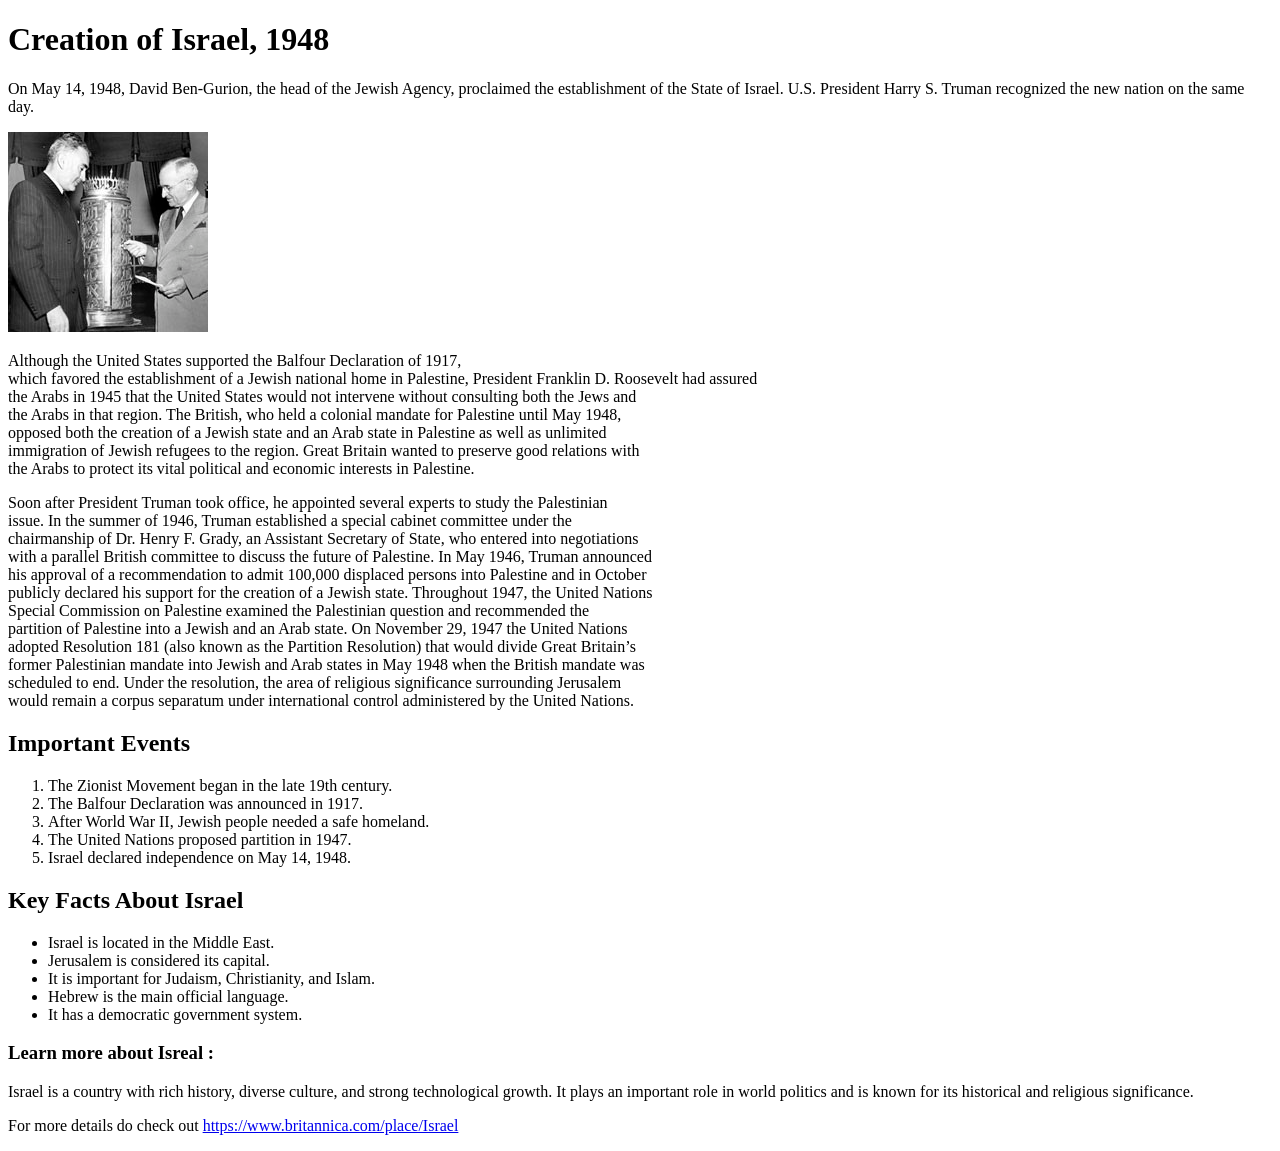
<file: index.html>
<!DOCTYPE html>
<html lang="en">
<head>
    <title>
        History of Isreal
    </title>
    <meta charset="UTF-8">
    <meta name="viewport" content="width=device-width, initial-scale=1.0">
    <title>Document</title>
</head>
<body>
    <h1>
        Creation of Israel, 1948
    </h1>
    <p>On May 14, 1948, David Ben-Gurion, the head of the Jewish Agency, proclaimed the establishment of the State of Israel. U.S. President Harry S. Truman recognized the new nation on the same day.</p>
    <img src="task 1.jpg" alt ="My Image">
    <p>Although the United States supported the Balfour Declaration of 1917, <br>which favored the establishment of a Jewish national home in Palestine, President Franklin D. Roosevelt had assured<br> the Arabs in 1945 that the United States would not intervene without consulting both the Jews and <br>the Arabs in that region. The British, who held a colonial mandate for Palestine until May 1948,<br> opposed both the creation of a Jewish state and an Arab state in Palestine as well as unlimited <br>immigration of Jewish refugees to the region. Great Britain wanted to preserve good relations with<br> the Arabs to protect its vital political and economic interests in Palestine.</p>
    <p>Soon after President Truman took office, he appointed several experts to study the Palestinian<br> issue. In the summer of 1946, Truman established a special cabinet committee under the <br>chairmanship of Dr. Henry F. Grady, an Assistant Secretary of State, who entered into negotiations<br> with a parallel British committee to discuss the future of Palestine. In May 1946, Truman announced<br> his approval of a recommendation to admit 100,000 displaced persons into Palestine and in October <br>publicly declared his support for the creation of a Jewish state. Throughout 1947, the United Nations<br> Special Commission on Palestine examined the Palestinian question and recommended the<br> partition of Palestine into a Jewish and an Arab state. On November 29, 1947 the United Nations<br> adopted Resolution 181 (also known as the Partition Resolution) that would divide Great Britain’s<br> former Palestinian mandate into Jewish and Arab states in May 1948 when the British mandate was<br> scheduled to end. Under the resolution, the area of religious significance surrounding Jerusalem <br>would remain a corpus separatum under international control administered by the United Nations.</p>
     <h2>
        Important Events
     </h2>
     <ol>
        <li>The Zionist Movement began in the late 19th century.</li>
        <li>The Balfour Declaration was announced in 1917.</li>
        <li>After World War II, Jewish people needed a safe homeland.</li>
        <li>The United Nations proposed partition in 1947.</li>
        <li>Israel declared independence on May 14, 1948.</li>
     </ol>

     <h2>Key Facts About Israel</h2>
     <ul>
       <li>Israel is located in the Middle East.</li>
       <li>Jerusalem is considered its capital.</li>
       <li>It is important for Judaism, Christianity, and Islam.</li>
       <li>Hebrew is the main official language.</li>
       <li>It has a democratic government system.</li>
    </ul>
     <h3>Learn more about Isreal : </h3>
     <p>Israel is a country with rich history, diverse culture, and strong technological growth. It plays an important role in world politics and is known for its historical and religious significance.</p> 
    <p>For more details do check out  <a href ="https://www.britannica.com/place/Israel"> https://www.britannica.com/place/Israel </a>
    </p> </a>
    </p>
     


</body>
</html>
</file>
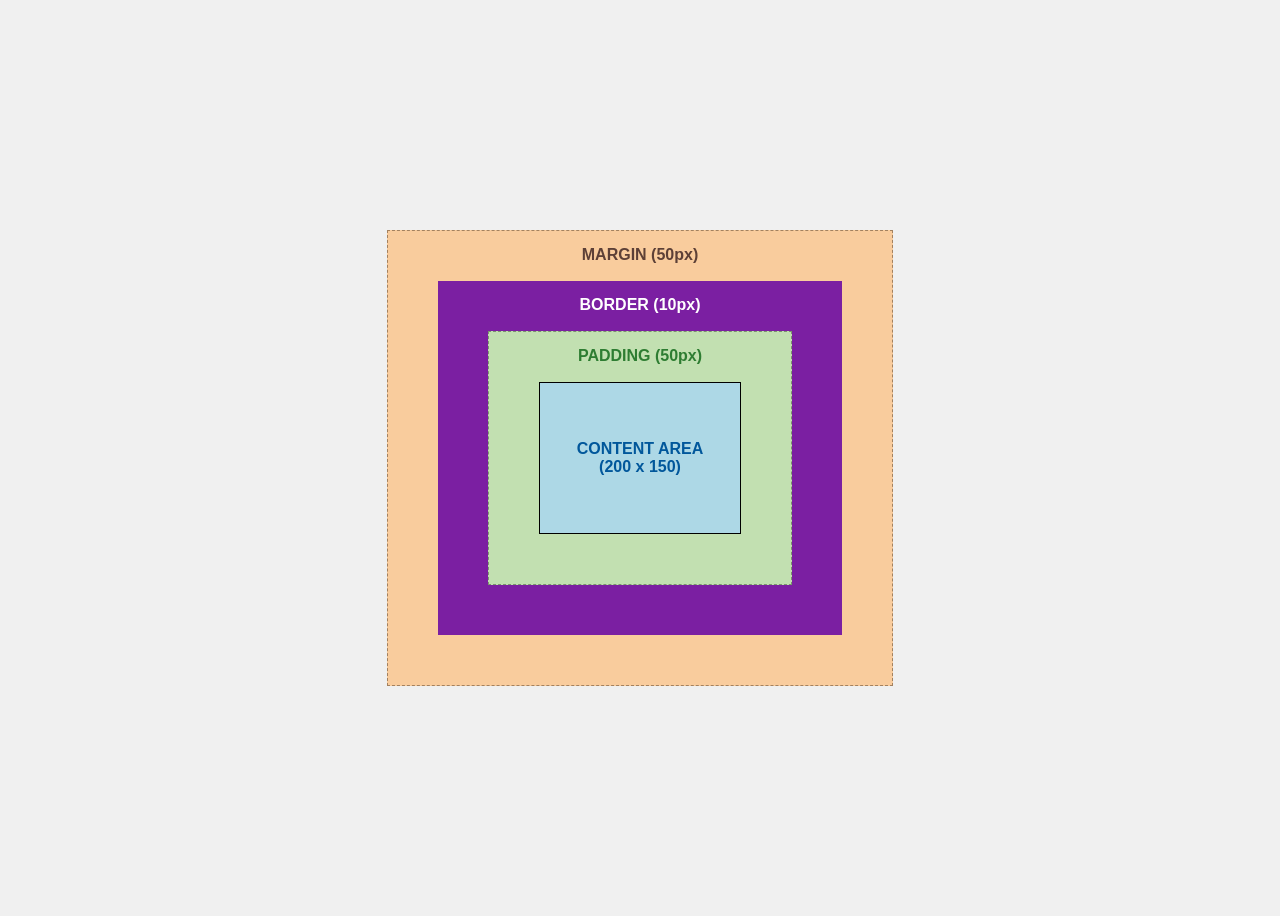
<file: box.html>
<!DOCTYPE html>
<html lang="en">
<head>
    <meta charset="UTF-8">
    <meta name="viewport" content="width=device-width, initial-scale=1.0">
    <title>Box -Model-Demonstrate</title>
    <link rel="stylesheet" href="box.css">
</head>
<body>
    
    <div class="margin-box">
        <div class="border-box">
            <div class="padding-box">
                <div class="content-box">
                    CONTENT AREA<br>(200 x 150)
                </div>
            </div>
        </div>
    </div>
</body>
</html>
</file>
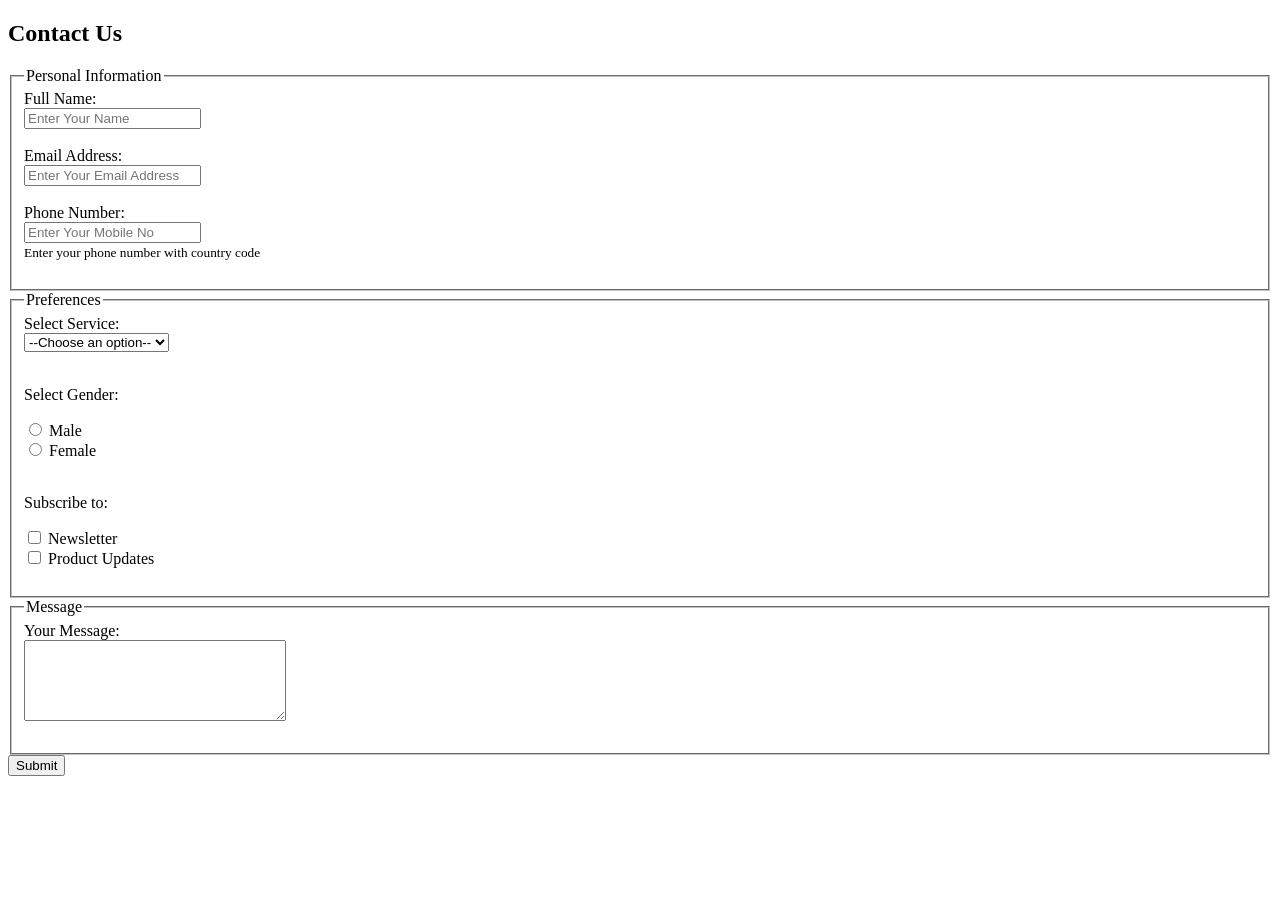
<file: day_2_t2.html>
<!DOCTYPE html>
<html lang="en">
<head>
  <meta charset="UTF-8">
  <title>Contact Form</title>
</head>
<body>

  <h2>Contact Us</h2>

  <form action="process.php" method="post" aria-labelledby="form-title">
    
    <fieldset>
      <legend id="form-title">Personal Information</legend>

      
      <label for="name">Full Name:</label><br>
      <input type="text" id="name" name="name"  placeholder ="Enter Your Name "required ><br><br>

      
      <label for="email">Email Address:</label><br>
      <input type="email" id="email" name="email" placeholder ="Enter Your Email Address" required ><br><br>

      
      <label for="phone">Phone Number:</label><br>
      <input type="tel" id="phone" name="phone" placeholder ="Enter Your Mobile No"required><br>
      <small id="phoneHelp">Enter your phone number with country code</small><br><br>

    </fieldset>

    <fieldset>
      <legend>Preferences</legend>

      
      <label for="service">Select Service:</label><br>
      <select id="service" name="service" required>
        <option value="">--Choose an option--</option>
        <option value="web">Web Development</option>
        <option value="design">UI/UX Design</option>
        <option value="seo">SEO</option>
        <option value="seo">App Development</option>
      </select><br><br>
    
      <p>Select Gender:</p>
      <input type="radio" id="male " name ="Gender"required>
      <label for="male" value="male">Male</label><br>

      <input type="radio" id="female" name="Gender" required>
      <label for="female" value ="female">Female</label><br><br>

      
      <p>Subscribe to:</p>
      <input type="checkbox" id="newsletter" name="subscribe" value="newsletter">
      <label for="newsletter">Newsletter</label><br>

      <input type="checkbox" id="updates" name="subscribe" value="updates">
      <label for="updates">Product Updates</label><br><br>

    </fieldset>

    <fieldset>
      <legend>Message</legend>

      
      <label for="message">Your Message:</label><br>
      <textarea id="message" name="message" rows="5" cols="30" required ></textarea><br><br>

    </fieldset>

    <button type="submit">Submit</button>

  </form>

</body>
</html>
</file>
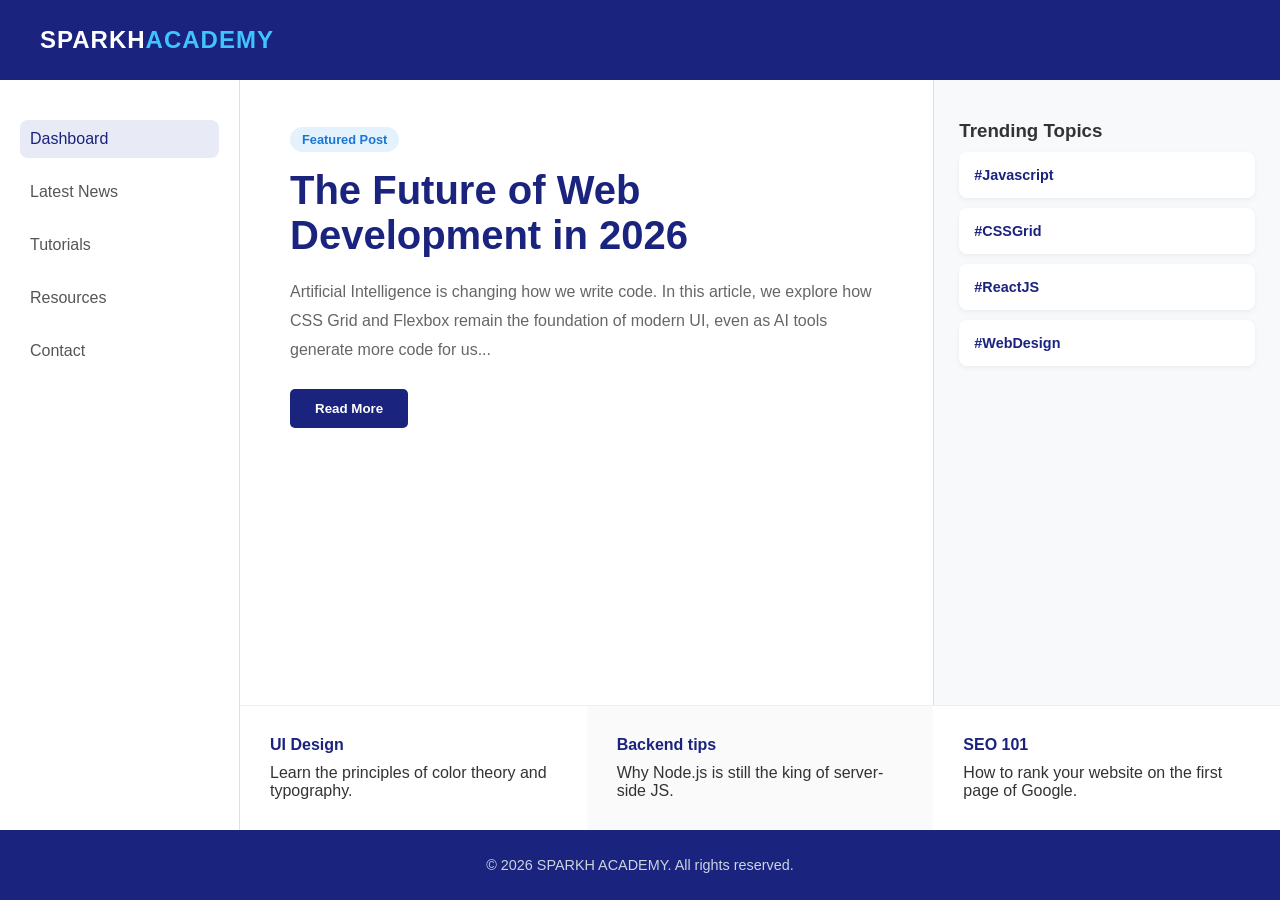
<file: Day_5 t3.html>
<!DOCTYPE html>
<html lang="en">
<head>
    <meta charset="UTF-8">
    <meta name="viewport" content="width=device-width, initial-scale=1.0">
    <title>Grid Template Areas</title>
    <link rel="stylesheet" href="Day_5 t3.css">
</head>
<body>

    <div class="page-layout">
        <header class="site-header">
            <div class="logo">SPARKH<span>ACADEMY</span></div>
        </header>

        <nav class="site-nav">
            <ul>
                <li><a href="#" class="active">Dashboard</a></li>
                <li><a href="#">Latest News</a></li>
                <li><a href="#">Tutorials</a></li>
                <li><a href="#">Resources</a></li>
                <li><a href="#">Contact</a></li>
            </ul>
        </nav>

        <main class="site-main">
            <span class="badge">Featured Post</span>
            <h2>The Future of Web Development in 2026</h2>
            <p>Artificial Intelligence is changing how we write code. In this article, we explore how CSS Grid and Flexbox remain the foundation of modern UI, even as AI tools generate more code for us...</p>
            <button class="btn">Read More</button>
        </main>

        <aside class="site-sidebar">
            <h3>Trending Topics</h3>
            <div class="trend-item">#Javascript</div>
            <div class="trend-item">#CSSGrid</div>
            <div class="trend-item">#ReactJS</div>
            <div class="trend-item">#WebDesign</div>
        </aside>

        <section class="col-one">
            <h4>UI Design</h4>
            <p>Learn the principles of color theory and typography.</p>
        </section>

        <section class="col-two">
            <h4>Backend tips</h4>
            <p>Why Node.js is still the king of server-side JS.</p>
        </section>

        <section class="col-three">
            <h4>SEO 101</h4>
            <p>How to rank your website on the first page of Google.</p>
        </section>

        <footer class="site-footer">
            <p>© 2026 SPARKH ACADEMY. All rights reserved.</p>
        </footer>
    </div>

</body>
</html>
</file>
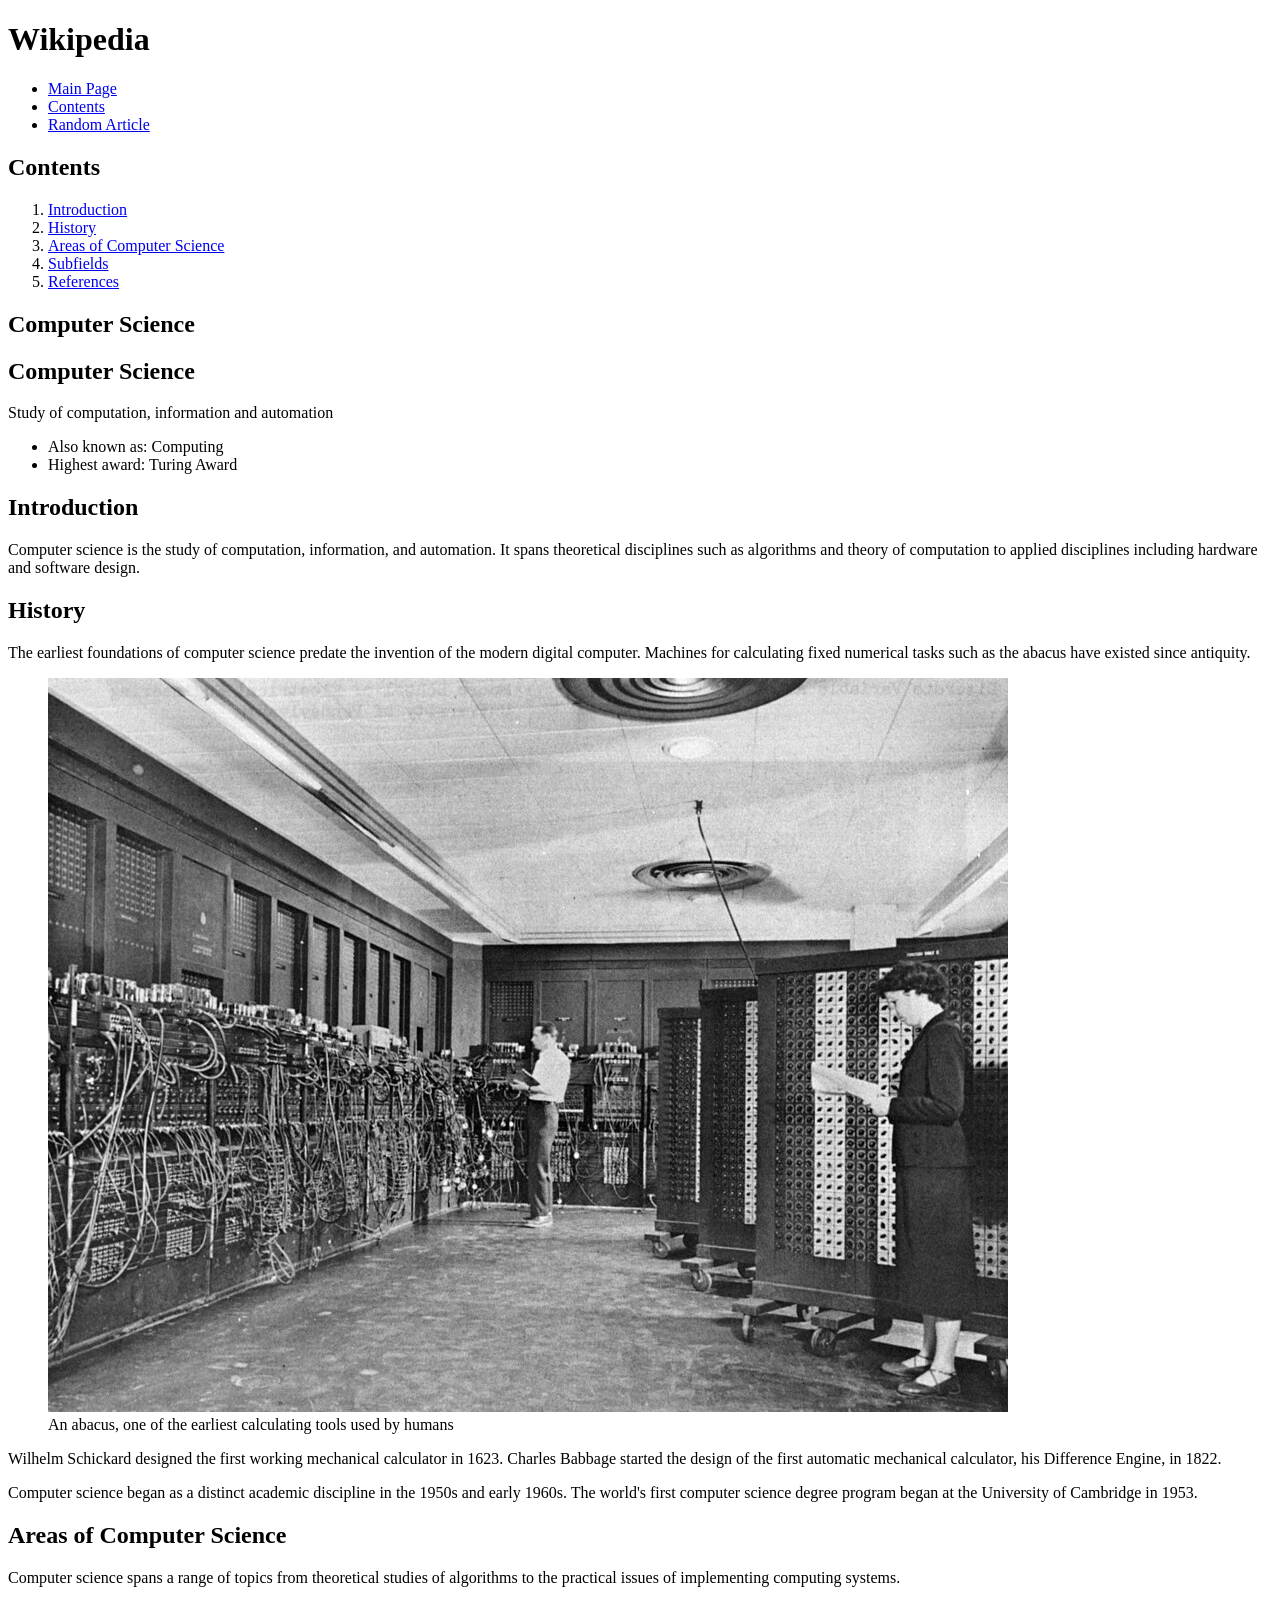
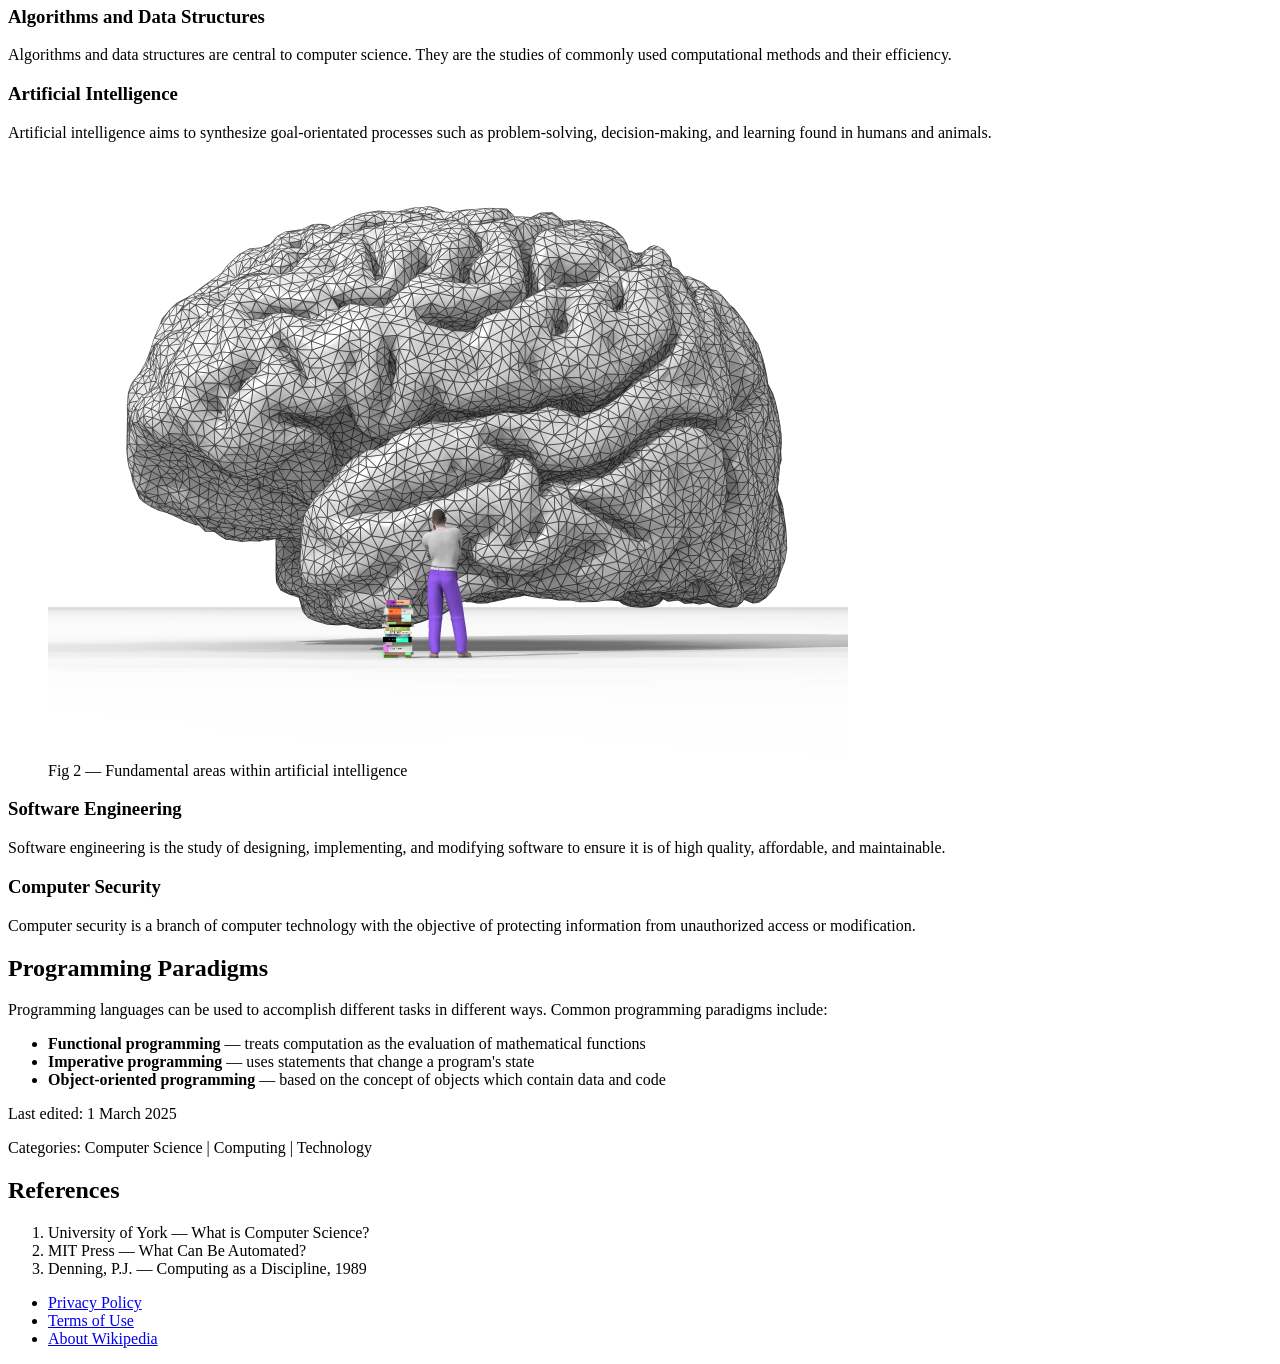
<file: wiki.html>
<!DOCTYPE html>
<html lang="en">

<head>
  <title>Computer Science - Wikipedia</title>
</head>

<body>

  <!-- Page top header -->
  <header>
    <h1>Wikipedia</h1>
    <nav aria-label="Site navigation">
      <ul>
        <li><a href="#">Main Page</a></li>
        <li><a href="#">Contents</a></li>
        <li><a href="#">Random Article</a></li>
      </ul>
    </nav>
  </header>

  <!-- Main content area -->
  <main>

    <!-- Table of contents - this is navigation -->
    <nav aria-label="Table of contents">
      <h2>Contents</h2>
      <ol>
        <li><a href="#introduction">Introduction</a></li>
        <li><a href="#history">History</a></li>
        <li><a href="#areas">Areas of Computer Science</a></li>
        <li><a href="#subfields">Subfields</a></li>
        <li><a href="#references">References</a></li>
      </ol>
    </nav>

    <!-- Full article -->
    <article>

      <!-- Article title -->
      <header>
        <h1>Computer Science</h1>
      </header>

      <!-- Right side infobox - related but not essential -->
      <aside aria-label="Quick information">
        <h2>Computer Science</h2>
        <p>Study of computation, information and automation</p>
        <ul>
          <li>Also known as: Computing</li>
          <li>Highest award: Turing Award</li>
        </ul>
      </aside>

      <!-- Introduction section -->
      <section id="introduction">
        <h2>Introduction</h2>
        <p>
          Computer science is the study of computation, information,
          and automation. It spans theoretical disciplines such as
          algorithms and theory of computation to applied disciplines
          including hardware and software design.
        </p>
      </section>

      <!-- History section -->
      <section id="history">
        <h2>History</h2>
        <p>
          The earliest foundations of computer science predate the
          invention of the modern digital computer. Machines for
          calculating fixed numerical tasks such as the abacus have
          existed since antiquity.
        </p>

        <!-- Image with caption inside history -->
        <figure>
          <img src="cs.jpg" 
               alt="An abacus used for calculations in ancient times">
          <figcaption>
            An abacus, one of the earliest calculating tools
            used by humans
          </figcaption>
        </figure>

        <p>
          Wilhelm Schickard designed the first working mechanical
          calculator in 1623. Charles Babbage started the design of
          the first automatic mechanical calculator, his Difference
          Engine, in 1822.
        </p>

        <!-- Key date using time tag -->
        <p>
          Computer science began as a distinct academic discipline in
          <time datetime="1950">the 1950s</time> and early
          <time datetime="1960">1960s</time>. The world's first
          computer science degree program began at the University
          of Cambridge in
          <time datetime="1953">1953</time>.
        </p>
      </section>

      <!-- Areas section -->
      <section id="areas">
        <h2>Areas of Computer Science</h2>
        <p>
          Computer science spans a range of topics from theoretical
          studies of algorithms to the practical issues of
          implementing computing systems.
        </p>

        <!-- Each subfield is its own sub-section -->
        <section id="algorithms">
          <h3>Algorithms and Data Structures</h3>
          <p>
            Algorithms and data structures are central to computer
            science. They are the studies of commonly used
            computational methods and their efficiency.
          </p>
        </section>

        <section id="ai">
          <h3>Artificial Intelligence</h3>
          <p>
            Artificial intelligence aims to synthesize
            goal-orientated processes such as problem-solving,
            decision-making, and learning found in humans and animals.
          </p>

          <figure>
            <img src="ai.png" 
                 alt="Diagram showing areas within artificial intelligence">
            <figcaption>
              Fig 2 — Fundamental areas within artificial intelligence
            </figcaption>
          </figure>
        </section>

        <section id="software-engineering">
          <h3>Software Engineering</h3>
          <p>
            Software engineering is the study of designing,
            implementing, and modifying software to ensure it is
            of high quality, affordable, and maintainable.
          </p>
        </section>

        <section id="security">
          <h3>Computer Security</h3>
          <p>
            Computer security is a branch of computer technology
            with the objective of protecting information from
            unauthorized access or modification.
          </p>
        </section>

      </section>

      <!-- Subfields section -->
      <section id="subfields">
        <h2>Programming Paradigms</h2>
        <p>
          Programming languages can be used to accomplish different
          tasks in different ways. Common programming paradigms include:
        </p>
        <ul>
          <li>
            <strong>Functional programming</strong> — treats
            computation as the evaluation of mathematical functions
          </li>
          <li>
            <strong>Imperative programming</strong> — uses statements
            that change a program's state
          </li>
          <li>
            <strong>Object-oriented programming</strong> — based on
            the concept of objects which contain data and code
          </li>
        </ul>
      </section>

      <!-- Article footer with categories and last edited info -->
      <footer>
        <p>
          Last edited: 
          <time datetime="2025-03-01">1 March 2025</time>
        </p>
        <p>Categories: Computer Science | Computing | Technology</p>
      </footer>

    </article>

  </main>

  <!-- Page footer -->
  <footer>
    <section id="references">
      <h2>References</h2>
      <ol>
        <li>University of York — What is Computer Science?</li>
        <li>MIT Press — What Can Be Automated?</li>
        <li>Denning, P.J. — Computing as a Discipline, 1989</li>
      </ol>
    </section>

    <nav aria-label="Footer navigation">
      <ul>
        <li><a href="#">Privacy Policy</a></li>
        <li><a href="#">Terms of Use</a></li>
        <li><a href="#">About Wikipedia</a></li>
      </ul>
    </nav>
  </footer>

</body>
</html>
</file>
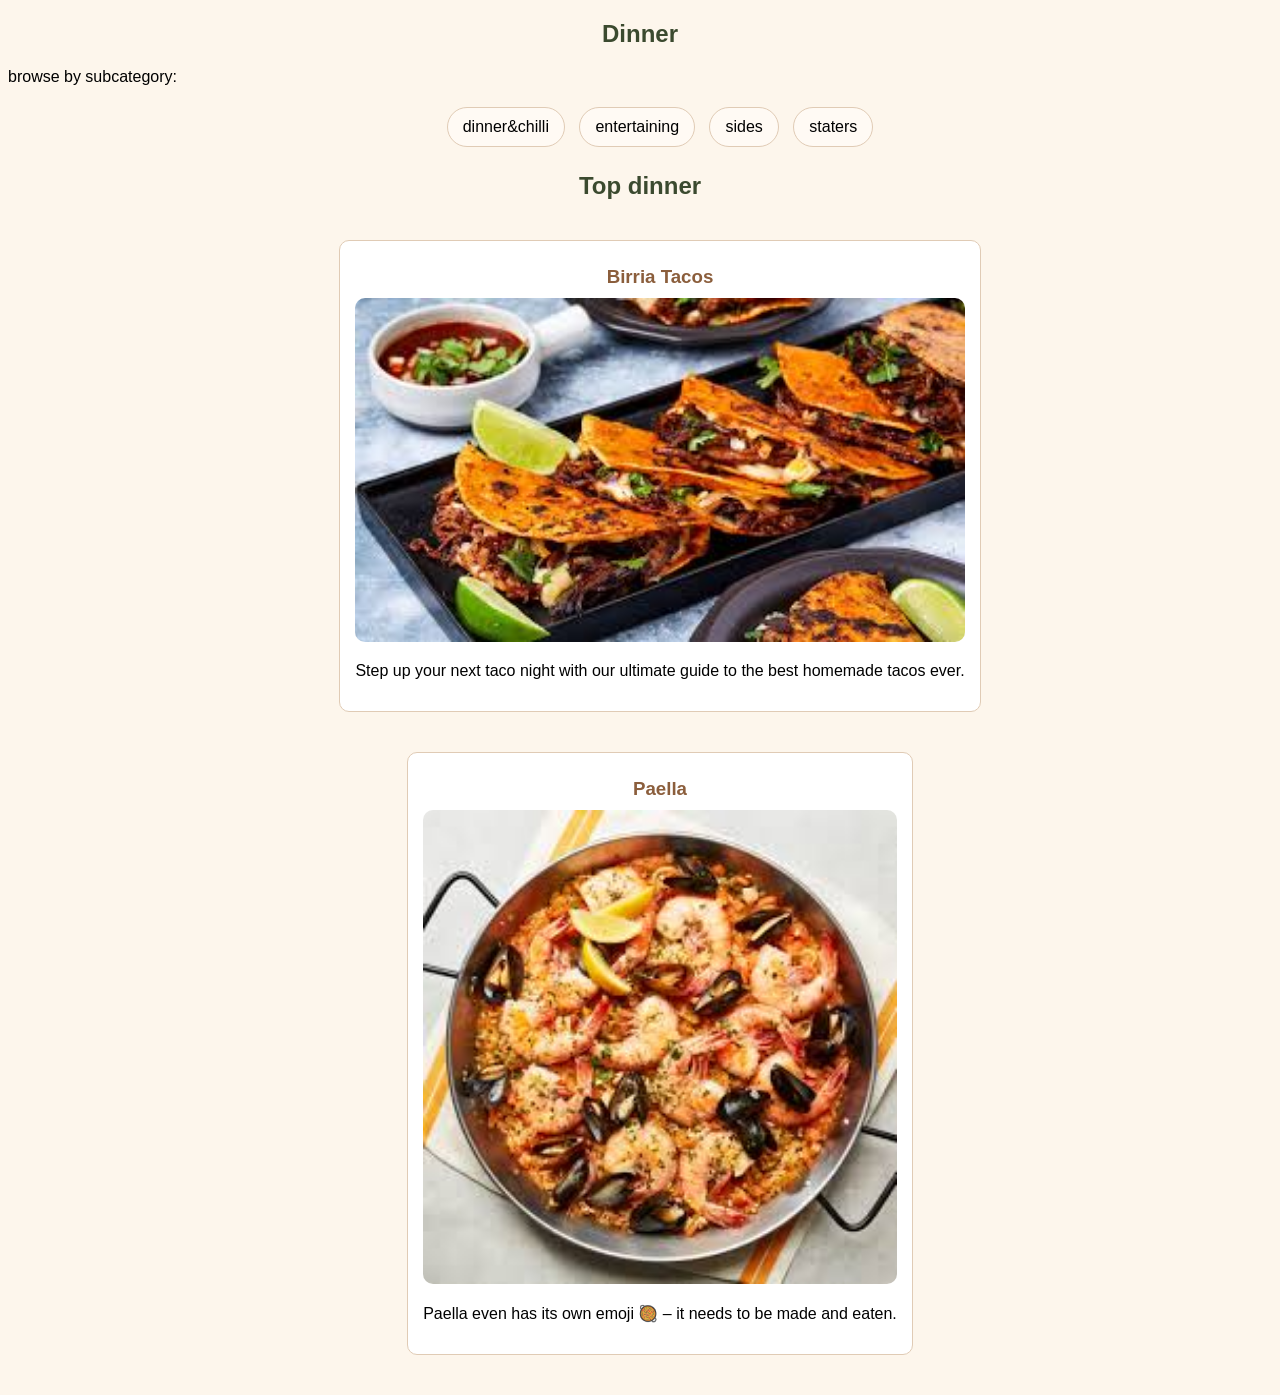
<file: Day 2/dinner.html>
<!DOCTYPE html>
<html lang="en">
<head>
    <meta charset="UTF-8">
    <meta name="viewport" content="width=device-width, initial-scale=1.0">
    <title>Document</title>
    <link rel="stylesheet" href="dinner.css">
</head>
<body>
    <h2>Dinner</h2>
    <p>browse by subcategory: </p>
    <ul>
        <li>dinner&chilli</li>
        <li>entertaining</li>
        <li>sides</li>
        <li>staters</li>
    </ul>
    <section>
        <h2>Top dinner</h2>
        <ul>
            <li>
                <h3>Birria Tacos </h3>
                <img src ="tacos.jpg" alt ="tacos">
                <p>Step up your next taco night with our ultimate guide to the best homemade tacos ever.</p>
            </li>
            <li>
                <h3> Paella</h3>
                <img src ="paella.jpg" alt ="paella">
                <p>Paella even has its own emoji 🥘 – it needs to be made and eaten.</p>
            </li>
        </ul>
    </section>

</body>
</html>
</file>
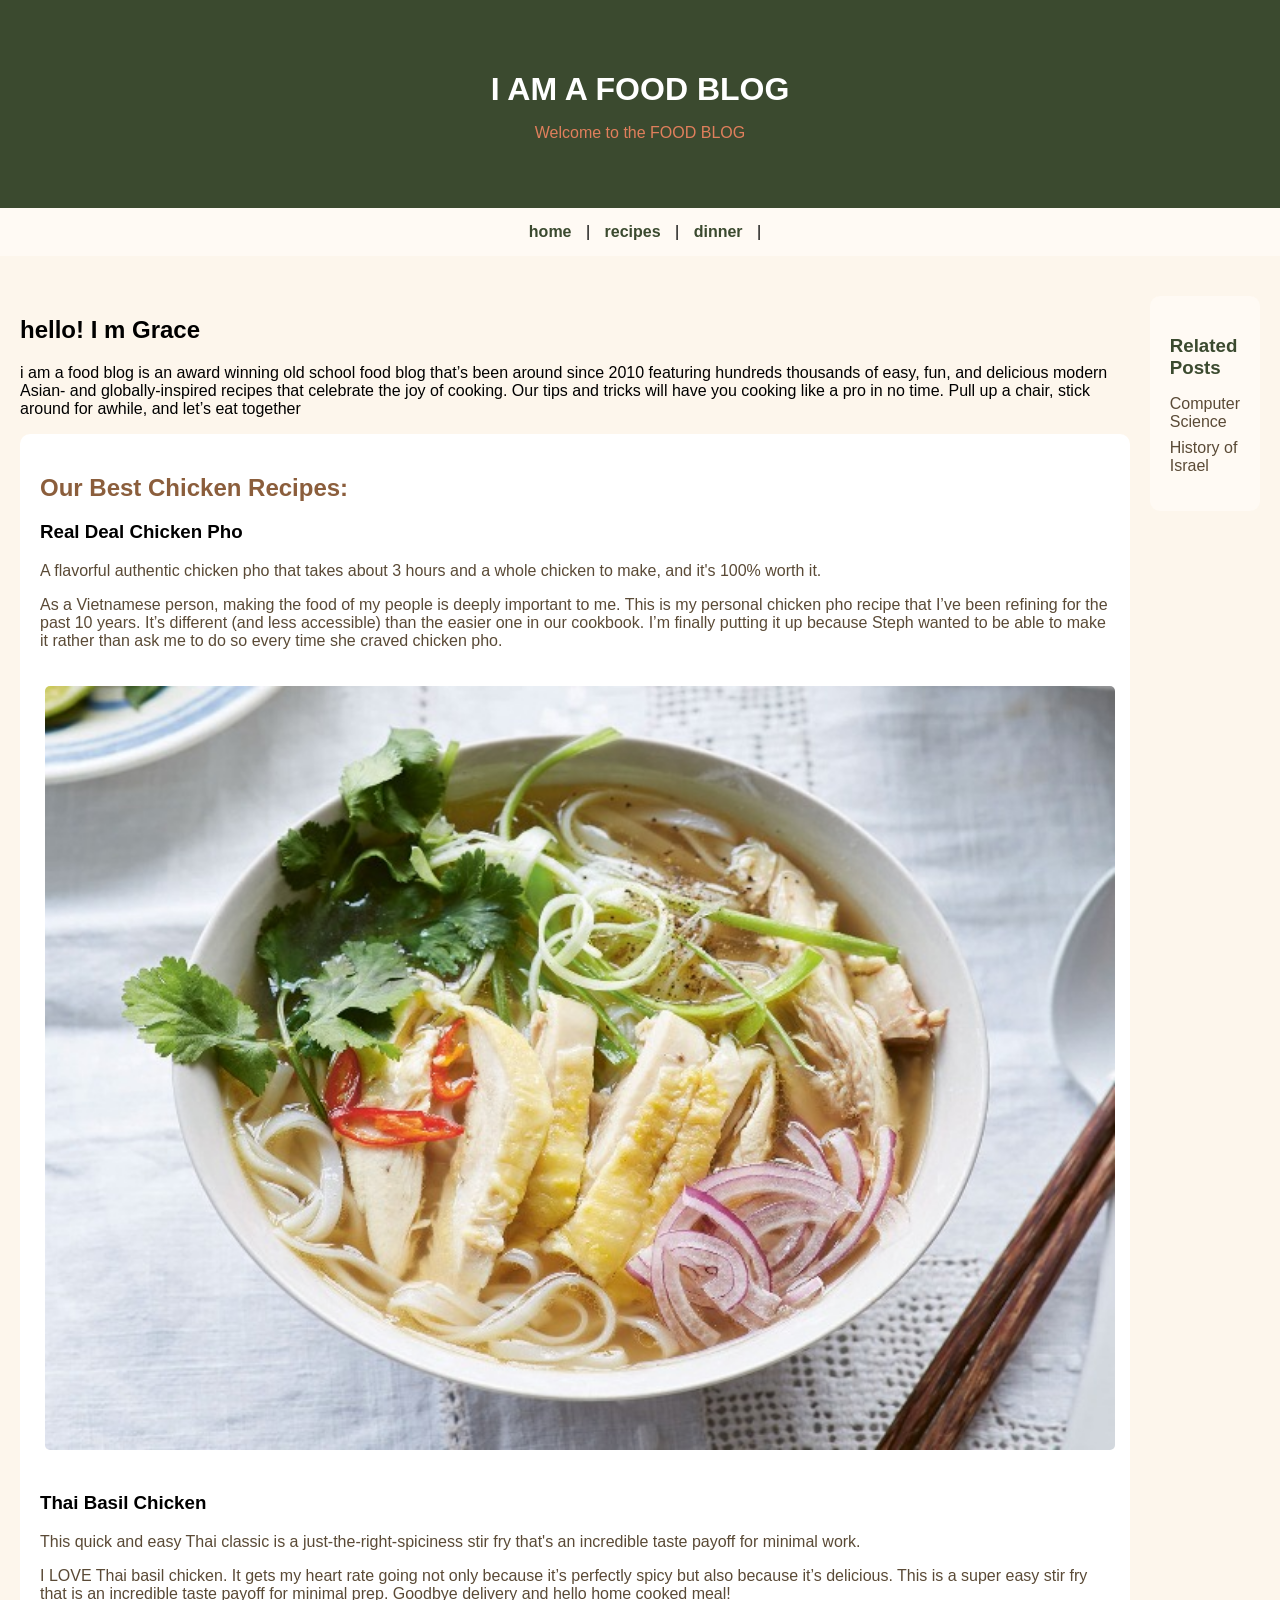
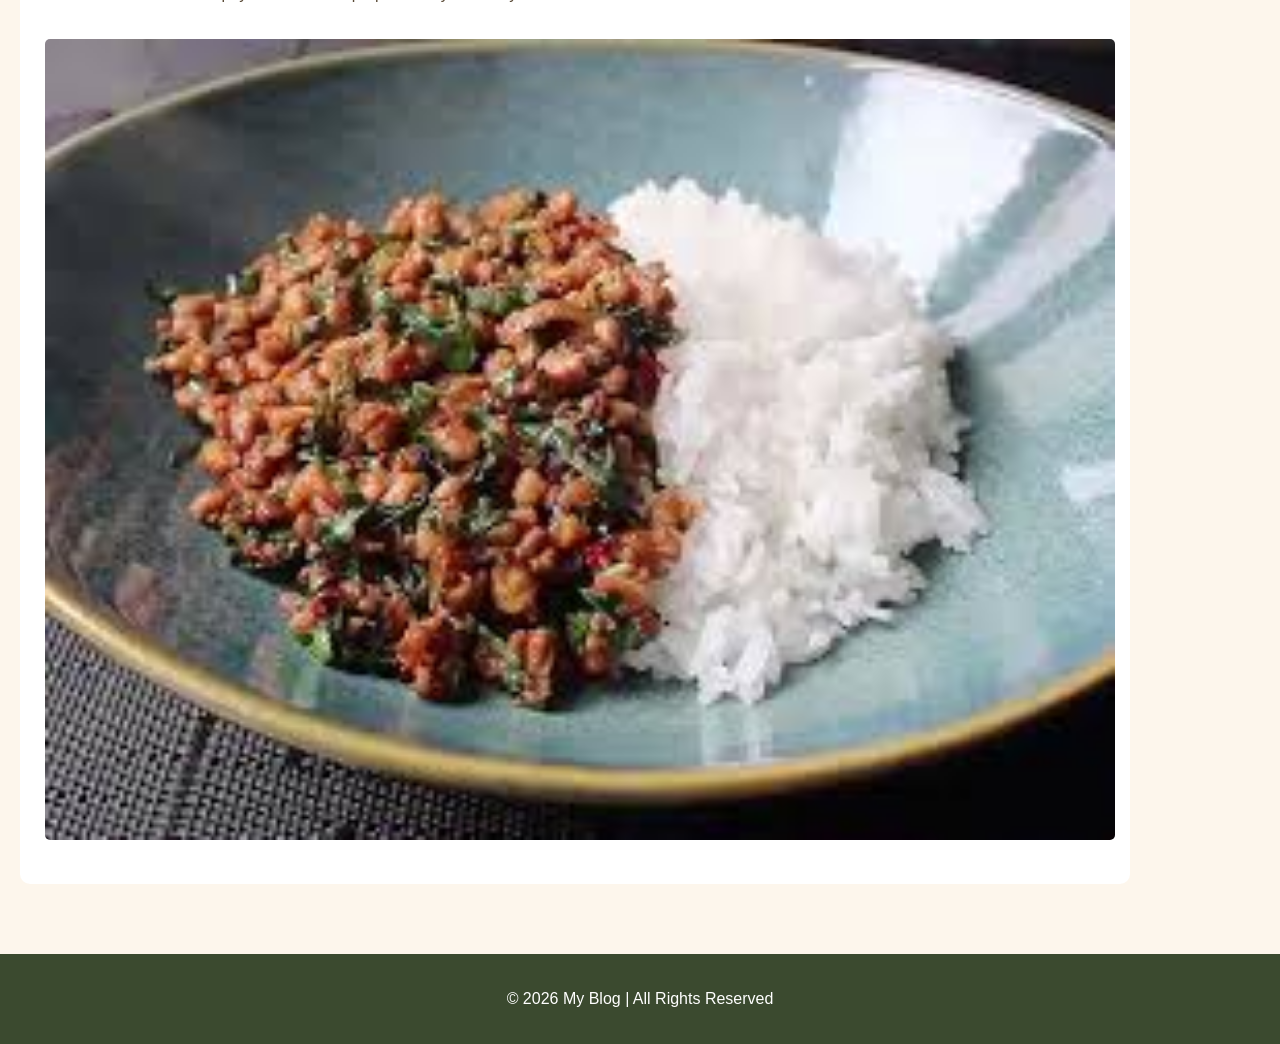
<file: Day 2/home.html>
<!DOCTYPE html>
<html lang="en">
<head>
    <link rel="stylesheet" href="home.css">
    <meta charset="UTF-8">
    <title>Food Blog</title>
</head>

<body>

    
    <header id="main-header">
        <h1> I AM A FOOD BLOG</h1>
        <p>Welcome to the FOOD  BLOG </p>
    </header>

    
    <nav class="navbar">
        <a href="home.html">home</a> |
        <a href="recipes.html">recipes</a> |
        <a href="dinner.html">dinner</a> |
       
    </nav>

    
    <main>

        
        <article class="blog-post-container">
            <header>
                <h2>hello! I m Grace </h2>
                <p>i am a food blog is an award winning old school food blog that’s been around since 2010 featuring hundreds thousands of easy, fun, and delicious modern Asian- and globally-inspired recipes that celebrate the joy of cooking. Our tips and tricks will have you cooking like a pro in no time. Pull up a chair, stick around for awhile, and let’s eat together</p>
            </header>

            <section class="blog-post">
                <h2>Our Best Chicken Recipes:</h2>
                <h3>Real Deal Chicken Pho </h3>
                <p>A flavorful authentic chicken pho that takes about 3 hours and a whole chicken to make, and it's 100% worth it.</p>
                <p>As a Vietnamese person, making the food of my people is deeply important to me. This is my personal chicken pho recipe that I’ve been refining for the past 10 years. It’s different (and less accessible) than the easier one in our cookbook. I’m finally putting it up because Steph wanted to be able to make it rather than ask me to do so every time she craved chicken pho.</p>
                <img src ="pho 3.jpg" alt ="pho">
                <h3>Thai Basil Chicken </h3>
                <p>This quick and easy Thai classic is a just-the-right-spiciness stir fry that's an incredible taste payoff for minimal work.</p>
                <p>I LOVE Thai basil chicken. It gets my heart rate going not only because it’s perfectly spicy but also because it’s delicious. This is a super easy stir fry that is an incredible taste payoff for minimal prep. Goodbye delivery and hello home cooked meal!</p>
                <img src="thai.jpg" alt ="Basil">
            </section>


            
        </article>

        
        <aside class="sidebar">
            <h3>Related Posts</h3>
            <ul>
                <li><a href="wiki.html">Computer Science</a></li>
                <li><a href="index.html">History of Israel</a></li>
                
            </ul>
        </aside>

    </main>

    
    <footer id="main-footer">
        <p>© 2026 My Blog | All Rights Reserved</p>
    </footer>

</body>
</html>
</file>
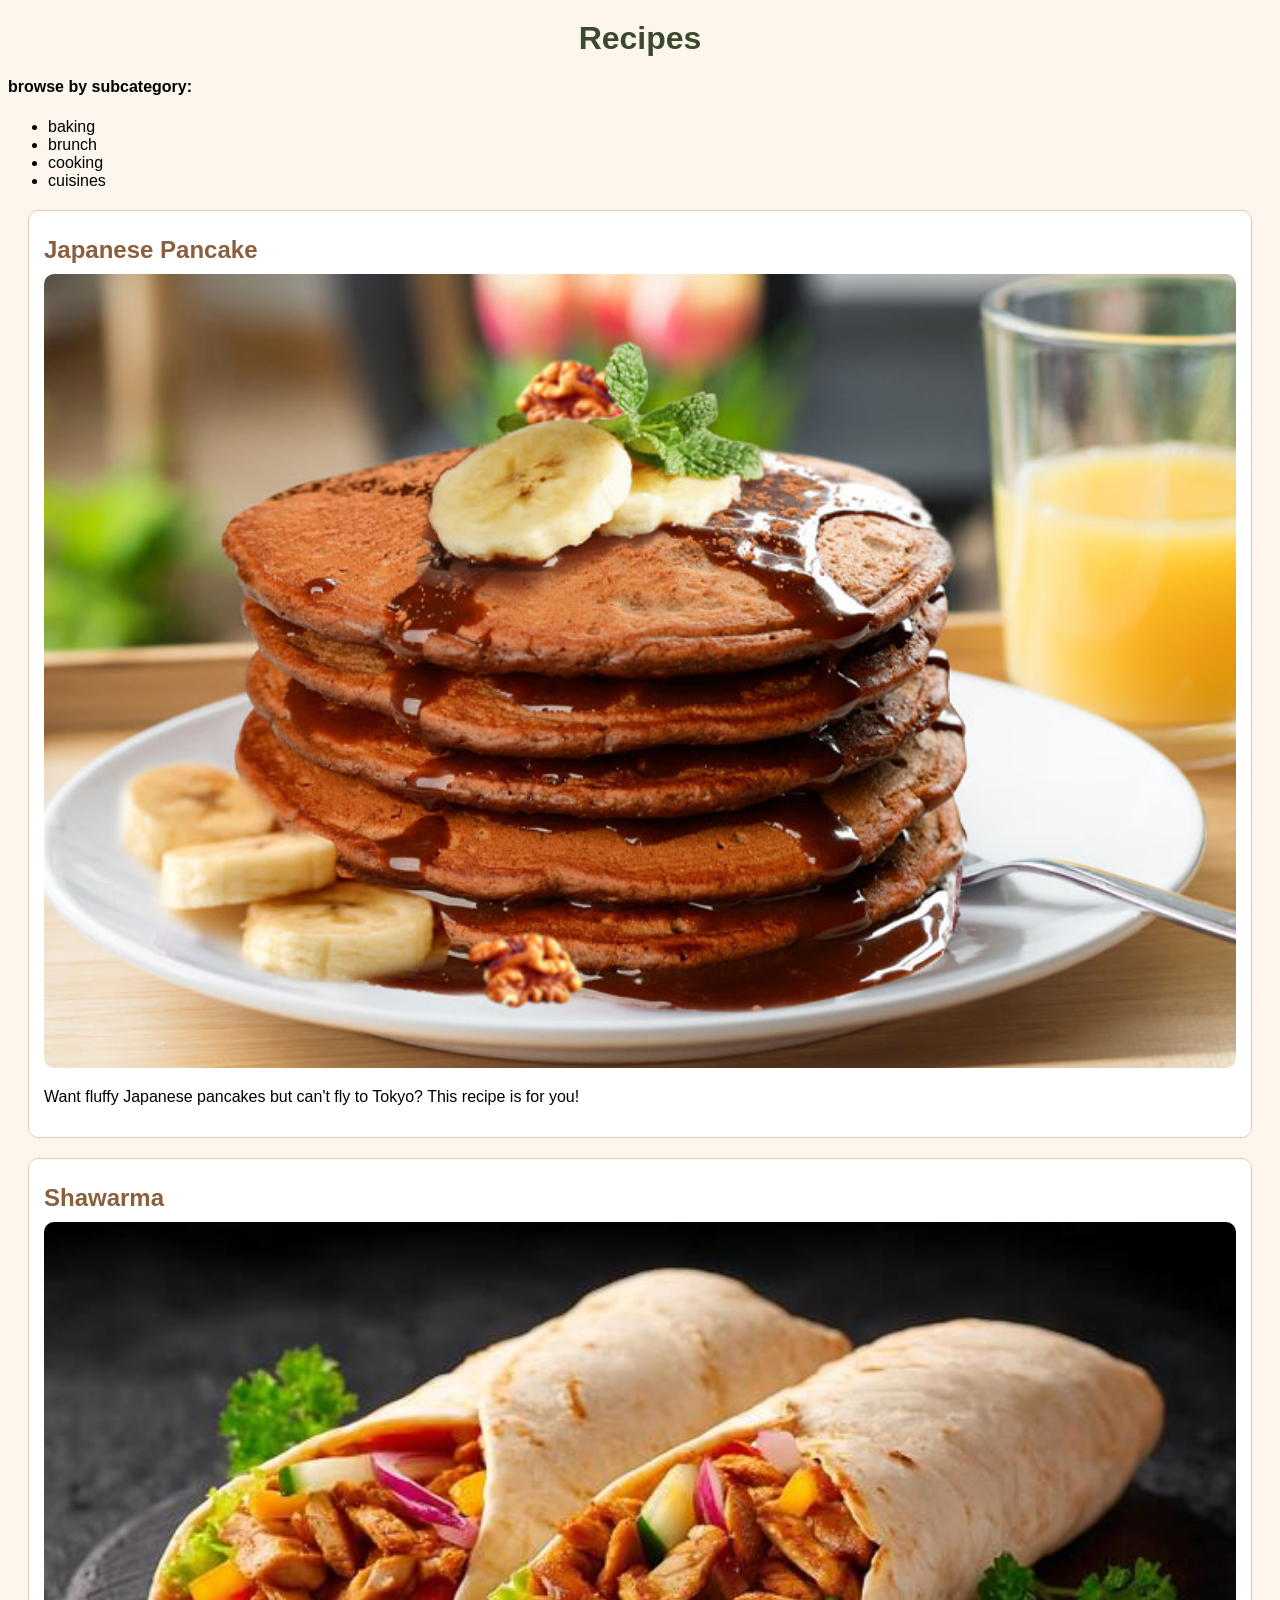
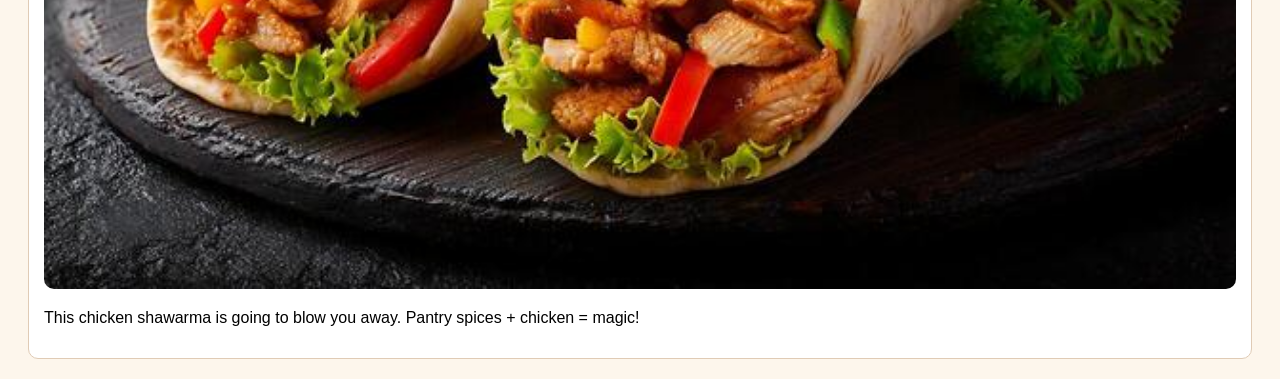
<file: Day 2/recipes.html>
<!DOCTYPE html>
<html lang="en">
<head>
    <meta charset="UTF-8">
    <meta name="viewport" content="width=device-width, initial-scale=1.0">
    <title>Document</title>
    <link rel="stylesheet" href="recipes.css">
</head>
<body>
    <h1>Recipes
    </h1>
    <h4>
        browse by subcategory:
    </h4>
    <p>
        <ul>
        <li>baking</li>
        <li>brunch</li>
        <li>cooking</li>
        <li>cuisines</li>
    </ul>
    </p>
   
    <section>
        <ul>
            
        <li>
            <h2> Japanese Pancake</h2>
        <img src="pancake.jpg" alt ="pancake">
        <p>Want fluffy Japanese pancakes but can't fly to Tokyo? This recipe is for you!</p>
        </li>
        
        <li>
            <h2>Shawarma</h2>
            <img src="shawarma.jpg" alt ="shawarma">
            <p>This chicken shawarma is going to blow you away. Pantry spices + chicken = magic!</p>
        </li>

        </ul>
    </section>

</body>
</html>
</file>
<file: box.css>
body {
    font-family: 'Segoe UI', Tahoma, Geneva, Verdana, sans-serif;
    display: flex;
    justify-content: center;
    align-items: center;
    min-height: 100vh;
    background-color: #f0f0f0;
}


.margin-box {
    background-color: #f9cc9d; 
    padding: 50px; 
    position: relative;
    border: 1px dashed #a3815f;
}
.margin-box::before {
    content: "MARGIN (50px)";
    position: absolute;
    top: 15px;
    left: 50%;
    transform: translateX(-50%);
    font-weight: bold;
    color: #5d4037;
}


.border-box {
    background-color: #7b1fa2; 
    padding: 50px; 
    position: relative;
}
.border-box::before {
    content: "BORDER (10px)";
    position: absolute;
    top: 15px;
    left: 50%;
    transform: translateX(-50%);
    color: white;
    font-weight: bold;
}


.padding-box {
    background-color: #c2e0b1; 
    padding: 50px; 
    position: relative;
    border: 1px dashed #7b946d;
}
.padding-box::before {
    content: "PADDING (50px)";
    position: absolute;
    top: 15px;
    left: 50%;
    transform: translateX(-50%);
    font-weight: bold;
    color: #2e7d32;
}


.content-box {
    background-color: #add8e6; 
    width: 200px;
    height: 150px;
    display: flex;
    justify-content: center;
    align-items: center;
    text-align: center;
    border: 1px solid #000;
    font-weight: bold;
    color: #01579b;
}
</file>
<file: Day_5 t3.css>
* {
    margin: 0;
    padding: 0;
    box-sizing: border-box;
}

body {
    font-family: 'Inter', sans-serif;
    background-color: #f0f2f5;
    color: #333;
}

.page-layout {
    display: grid;
    min-height: 100vh;
    grid-template-columns: 240px 1fr 1fr 1fr;
    grid-template-rows: 80px 1fr auto 70px;
    grid-template-areas:
        "header  header  header  header"
        "nav     main    main    sidebar"
        "nav     col-one col-two col-three"
        "footer  footer  footer  footer";
}

.site-header {
    grid-area: header;
    background: #1a237e; 
    color: white;
    display: flex;
    align-items: center;
    padding: 0 40px;
    box-shadow: 0 2px 10px rgba(0,0,0,0.1);
}

.logo { 
    font-size: 1.5rem; font-weight: 700; letter-spacing: 1px;
 }
.logo span {
     color: #40c4ff;
     }


.site-nav {
    grid-area: nav;
    background: #ffffff;
    padding: 40px 20px;
    border-right: 1px solid #e0e0e0;
}

.site-nav ul { 
    list-style: none; 
}
.site-nav li {
     margin-bottom: 15px; 
    }
.site-nav a { 
    text-decoration: none; 
    color: #555; 
    font-weight: 500;
    display: block;
    padding: 10px;
    border-radius: 8px;
    transition: 0.3s;
}

.site-nav a.active, .site-nav a:hover {
    background: #e8eaf6;
    color: #1a237e;
}


.site-main {
    grid-area: main;
    background: #ffffff;
    padding: 50px;
}

.badge {
    background: #e3f2fd;
    color: #1976d2;
    padding: 5px 12px;
    border-radius: 20px;
    font-size: 0.8rem;
    font-weight: 600;
}

.site-main h2 { 
    margin: 20px 0; font-size: 2.5rem; color: #1a237e;
 }
.site-main p {
     line-height: 1.8; color: #666; margin-bottom: 25px; 
    }
.btn {
    background: #1a237e;
    color: white;
    padding: 12px 25px;
    border: none;
    border-radius: 5px;
    cursor: pointer;
    font-weight: 600;
}


.site-sidebar {
    grid-area: sidebar;
    background: #f8f9fa;
    padding: 40px 25px;
    border-left: 1px solid #e0e0e0;
}

.trend-item {
    background: white;
    margin: 10px 0;
    padding: 15px;
    border-radius: 8px;
    font-size: 0.9rem;
    font-weight: 600;
    color: #1a237e;
    box-shadow: 0 2px 5px rgba(0,0,0,0.05);
}


.col-one, .col-two, .col-three {
    padding: 30px;
    background: white;
    border-top: 1px solid #eee;
}

.col-two { 
    background: #fafafa; 
}
.col-one h4, .col-two h4, .col-three h4 {
     color: #1a237e; margin-bottom: 10px;
     }

.site-footer {
    grid-area: footer;
    background: #1a237e;
    color: #cbd5e0;
    display: flex;
    align-items: center;
    justify-content: center;
    font-size: 0.9rem;
}
</file>
<file: Day 2/dinner.css>
body {
  background-color: #fdf6ec;
  font-family: Arial, sans-serif;
}


h2 {
  text-align: center;
  color: #3b4a2f;
  margin: 20px 0;
}


ul {
  list-style: none;
  text-align: center;
  margin-bottom: 20px;
}

ul li {
  display: inline-block;
  background: #fffaf4;
  padding: 10px 15px;
  margin: 5px;
  border: 1px solid #e0cbb5;
  border-radius: 20px;
}


section ul li {
  border: 1px solid #e0cbb5;
  margin: 20px;
  padding: 15px;
  background: white;
  border-radius: 10px;
}

section ul li img {
  width: 100%;
  border-radius: 10px;
}

section ul li h3 {
  color: #8b5e3c;
  margin: 10px 0;
}
</file>
<file: Day 2/home.css>
body {
  background-color: #fdf6ec;
  font-family: Arial, sans-serif;
  margin: 0;
}

#main-header {
  background-color: #3b4a2f;
  color: white;
  text-align: center;
  padding: 50px 20px;
}

#main-header h1 {
  font-size: 32px;
  margin-bottom: 10px;
}

#main-header p {
  color: #e07f5c;
}

.navbar {
  background-color: #fffaf4;
  text-align: center;
  padding: 15px;
  margin-bottom: 20px;
}

.navbar a {
  text-decoration: none;
  margin: 10px;
  color: #3b4a2f;
  font-weight: bold;
}

.navbar a:hover {
  color: #c0623c;
}

main {
  display: flex;              
  padding: 20px;
  gap: 20px;                  
}


.content {
  flex: 3;
}


.blog-post {
  background: white;
  padding: 20px;
  margin-bottom: 20px;
  border-radius: 10px;
}

.blog-post h2 {
  color: #8b5e3c;
  margin-bottom: 10px;
}

.blog-post p {
  color: #5a4a36;
}


.blog-post img {
  width: 100%;
  margin: 15px 0;        
  padding: 5px;         
  border-radius: 10px;
}


.sidebar {
  flex: 1;
  background-color: #fffaf4;
  padding: 20px;
  border-radius: 10px;
  height: fit-content;
}

.sidebar h3 {
  margin-bottom: 10px;
  color: #3b4a2f;
}

.sidebar ul {
  list-style: none;
  padding: 0;
}

.sidebar ul li {
  margin: 8px 0;
}

.sidebar ul li a {
  text-decoration: none;
  color: #5a4a36;
}

.sidebar ul li a:hover {
  color: #c0623c;
}

#main-footer {
  background-color: #3b4a2f;
  color: white;
  text-align: center;
  padding: 20px;
  margin-top: 30px;
}
</file>
<file: Day 2/recipes.css>
body {
  background-color: #fdf6ec;
  font-family: Arial, sans-serif;
}


h1 {
  text-align: center;
  color: #3b4a2f;
  margin: 20px 0;
}

section ul {
  list-style: none;
  padding: 0;
}

section ul li {
  border: 1px solid #e0cbb5;
  margin: 20px;
  padding: 15px;
  background: white;
  border-radius: 10px;
}

section ul li img {
  width: 100%;
  border-radius: 10px;
}

section ul li h2 {
  color: #8b5e3c;
  margin: 10px 0;
}
</file>
